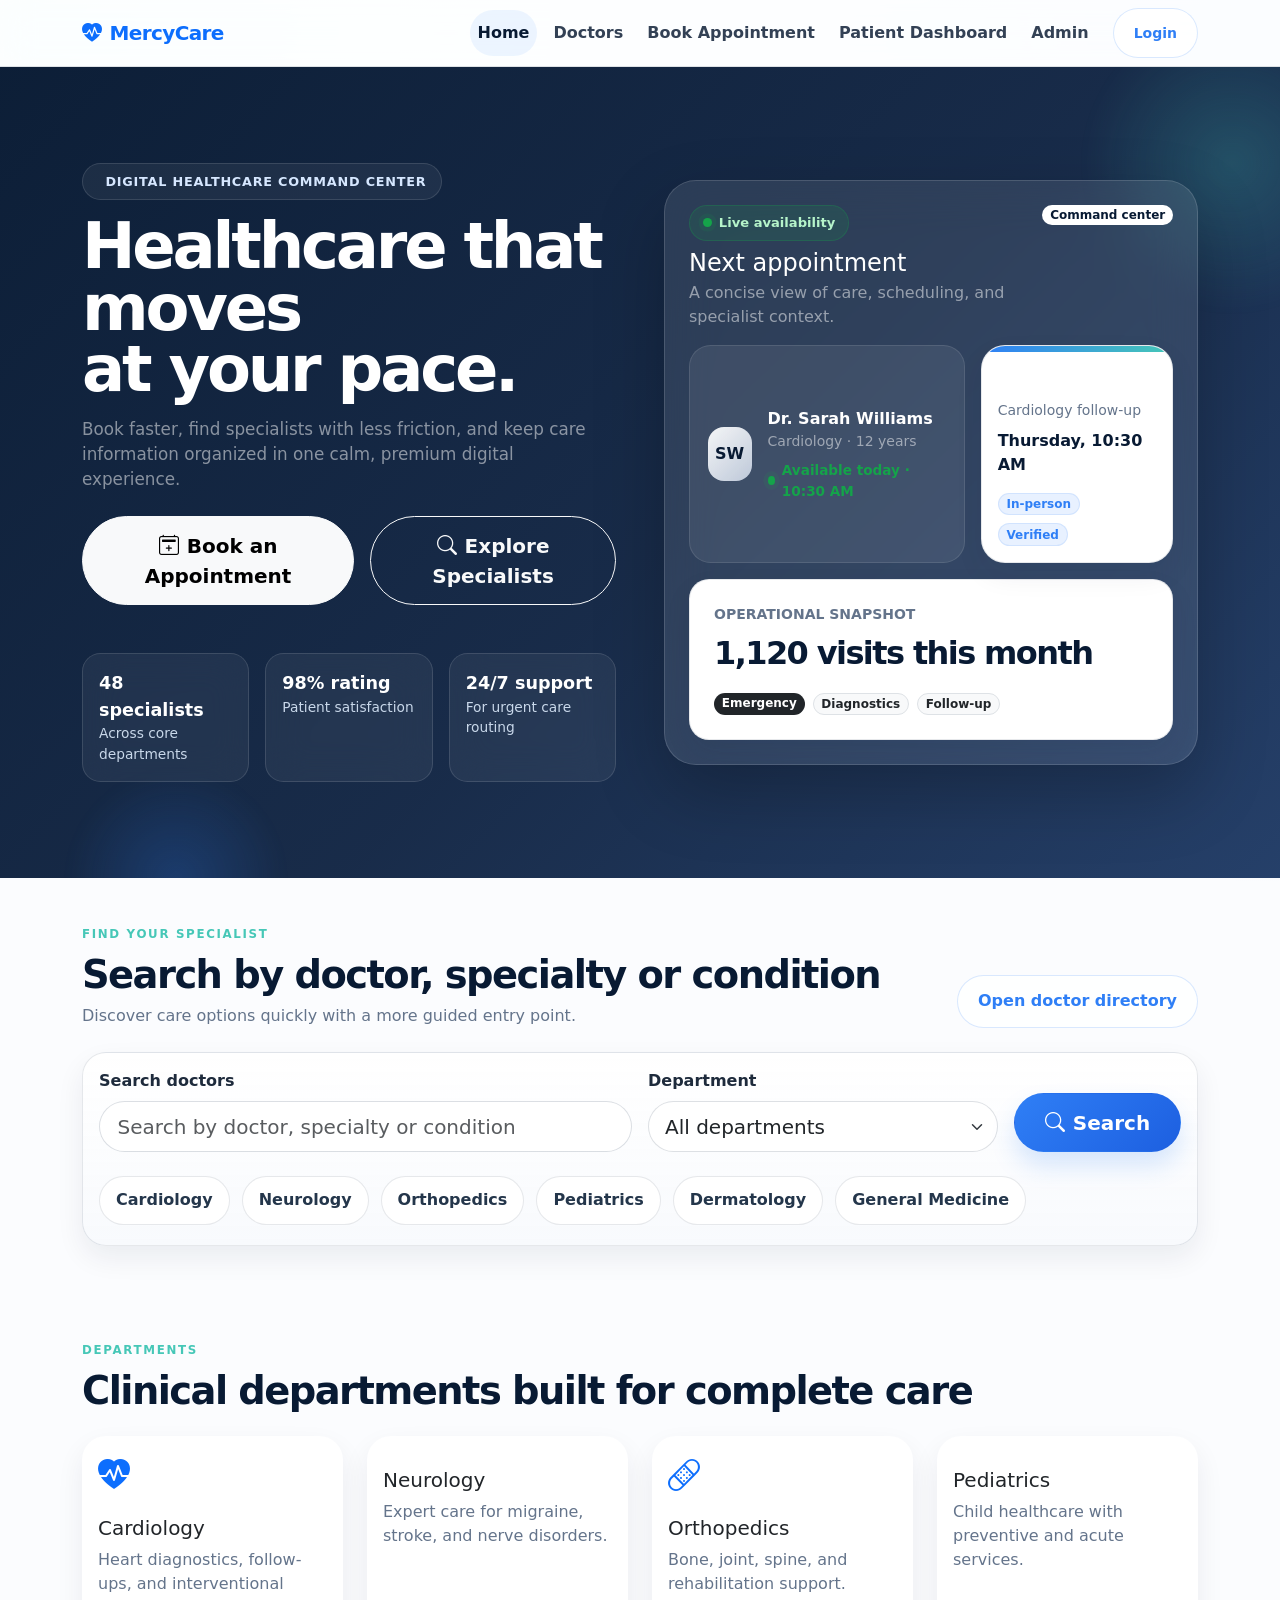
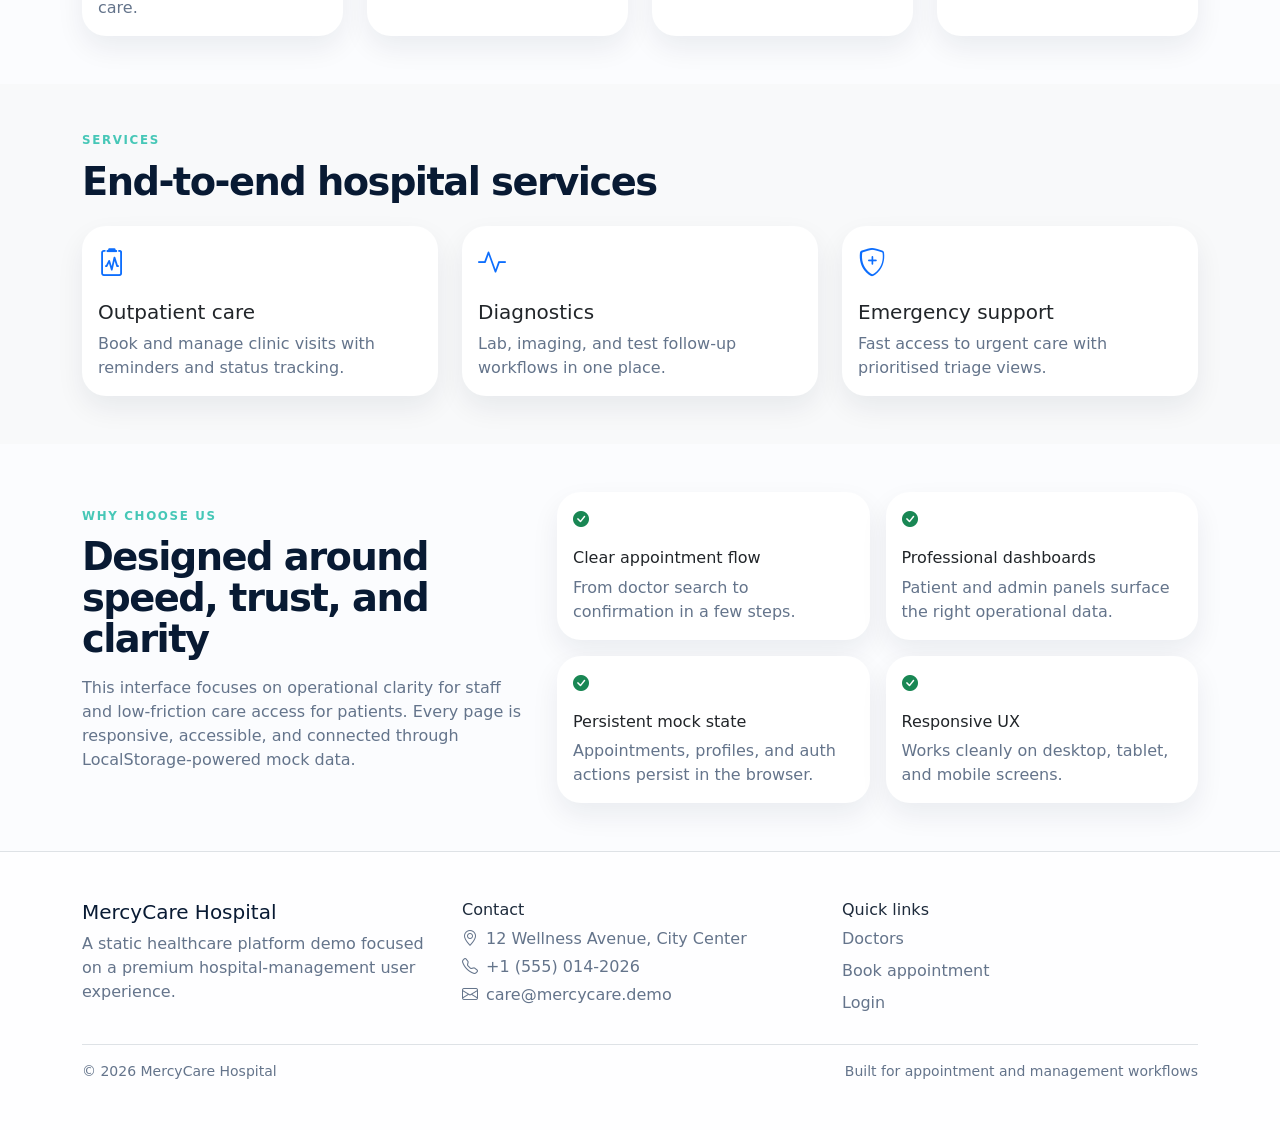
<file: index.html>
<!DOCTYPE html>
<html lang="en">
<head>
  <meta charset="UTF-8" />
  <meta name="viewport" content="width=device-width, initial-scale=1.0" />
  <title>MercyCare Hospital | Home</title>
  <link href="https://cdn.jsdelivr.net/npm/bootstrap@5.3.3/dist/css/bootstrap.min.css" rel="stylesheet">
  <link href="https://cdn.jsdelivr.net/npm/bootstrap-icons@1.11.3/font/bootstrap-icons.min.css" rel="stylesheet">
  <link href="css/style.css" rel="stylesheet">
</head>
<body data-page="home">
  <nav class="navbar navbar-expand-lg navbar-light border-bottom sticky-top">
    <div class="container">
      <a class="navbar-brand fw-bold text-primary" href="index.html"><i class="bi bi-heart-pulse-fill me-2"></i>MercyCare</a>
      <button class="navbar-toggler" type="button" data-bs-toggle="collapse" data-bs-target="#mainNav">
        <span class="navbar-toggler-icon"></span>
      </button>
      <div class="collapse navbar-collapse" id="mainNav">
        <ul class="navbar-nav ms-auto align-items-lg-center gap-lg-2">
          <li class="nav-item"><a class="nav-link active" href="index.html">Home</a></li>
          <li class="nav-item"><a class="nav-link" href="doctors.html">Doctors</a></li>
          <li class="nav-item"><a class="nav-link" href="appointment.html">Book Appointment</a></li>
          <li class="nav-item"><a class="nav-link" href="patient-dashboard.html">Patient Dashboard</a></li>
          <li class="nav-item"><a class="nav-link" href="admin-dashboard.html">Admin</a></li>
          <li class="nav-item ms-lg-2"><a class="btn btn-outline-primary btn-sm" href="login.html">Login</a></li>
        </ul>
      </div>
    </div>
  </nav>

  <main>
    <section class="hero-shell py-5">
      <div class="container py-3 py-lg-5">
        <div class="row align-items-center g-4 g-xl-5">
          <div class="col-lg-6 hero-copy">
            <span class="hero-kicker"><i class="bi bi-sparkles"></i> Digital healthcare command center</span>
            <h1 class="hero-title">Healthcare that moves<br>at your pace.</h1>
            <p class="section-desc text-white-50 mb-4">
              Book faster, find specialists with less friction, and keep care information organized in one calm,
              premium digital experience.
            </p>
            <div class="hero-action-row d-flex flex-column flex-sm-row gap-3">
              <a class="btn btn-light btn-lg" href="appointment.html"><i class="bi bi-calendar2-plus me-2"></i>Book an Appointment</a>
              <a class="btn btn-outline-light btn-lg" href="doctors.html"><i class="bi bi-search me-2"></i>Explore Specialists</a>
            </div>
            <div class="hero-metrics mt-4 mt-lg-5">
              <div class="metric-tile">
                <div class="value">48 specialists</div>
                <div class="label">Across core departments</div>
              </div>
              <div class="metric-tile">
                <div class="value">98% rating</div>
                <div class="label">Patient satisfaction</div>
              </div>
              <div class="metric-tile">
                <div class="value">24/7 support</div>
                <div class="label">For urgent care routing</div>
              </div>
            </div>
          </div>
          <div class="col-lg-6 hero-visual">
            <div class="glass-panel p-3 p-md-4 page-fade">
              <div class="d-flex justify-content-between align-items-start mb-3">
                <div>
                  <div class="availability-pill mb-2"><span class="status-dot"></span> Live availability</div>
                  <h2 class="h4 mb-1 text-white">Next appointment</h2>
                  <p class="text-white-50 mb-0">A concise view of care, scheduling, and specialist context.</p>
                </div>
                <span class="badge rounded-pill bg-white text-navy">Command center</span>
              </div>
              <div class="row g-3">
                <div class="col-md-7">
                  <div class="doctor-slate h-100">
                    <div class="avatar">SW</div>
                    <div class="flex-grow-1">
                      <div class="fw-bold text-white">Dr. Sarah Williams</div>
                      <div class="text-white-50 small">Cardiology · 12 years</div>
                      <div class="signal mt-2"><span class="dot"></span> Available today · 10:30 AM</div>
                    </div>
                  </div>
                </div>
                <div class="col-md-5">
                  <div class="command-card h-100">
                    <div class="accent-bar"></div>
                    <div class="p-3">
                      <div class="card-title mb-2">Appointment card</div>
                      <div class="small text-muted">Cardiology follow-up</div>
                      <div class="fw-bold text-navy mt-2">Thursday, 10:30 AM</div>
                      <div class="mt-3 d-flex flex-wrap gap-2">
                        <span class="badge rounded-pill badge-soft">In-person</span>
                        <span class="badge rounded-pill badge-soft">Verified</span>
                      </div>
                    </div>
                  </div>
                </div>
                <div class="col-12">
                  <div class="metric-card p-3 p-md-4">
                    <div class="d-flex flex-wrap justify-content-between gap-3 align-items-center">
                      <div>
                        <div class="small text-muted text-uppercase fw-bold">Operational snapshot</div>
                        <div class="value mt-1">1,120 visits this month</div>
                      </div>
                      <div class="d-flex flex-wrap gap-2">
                        <span class="badge rounded-pill text-bg-dark">Emergency</span>
                        <span class="badge rounded-pill text-bg-light text-dark border">Diagnostics</span>
                        <span class="badge rounded-pill text-bg-light text-dark border">Follow-up</span>
                      </div>
                    </div>
                  </div>
                </div>
              </div>
            </div>
          </div>
        </div>
      </div>
    </section>

    <section class="py-4 py-lg-5">
      <div class="container">
        <div class="d-flex flex-column flex-lg-row justify-content-between align-items-lg-end gap-3 mb-4">
          <div>
            <p class="section-kicker">Find your specialist</p>
            <h2 class="section-title mb-2">Search by doctor, specialty or condition</h2>
            <p class="section-desc mb-0">Discover care options quickly with a more guided entry point.</p>
          </div>
          <a href="doctors.html" class="btn btn-outline-primary">Open doctor directory</a>
        </div>
        <div class="search-band">
          <form class="row g-3 align-items-end" action="doctors.html" method="get">
            <div class="col-lg-6">
              <label class="form-label fw-semibold">Search doctors</label>
              <input type="search" name="q" class="form-control form-control-lg" placeholder="Search by doctor, specialty or condition">
            </div>
            <div class="col-lg-4">
              <label class="form-label fw-semibold">Department</label>
              <select name="department" class="form-select form-select-lg">
                <option value="">All departments</option>
                <option>Cardiology</option>
                <option>Neurology</option>
                <option>Orthopedics</option>
                <option>Pediatrics</option>
                <option>Radiology</option>
                <option>Dermatology</option>
                <option>Internal Medicine</option>
                <option>ENT</option>
              </select>
            </div>
            <div class="col-lg-2 d-grid">
              <button class="btn btn-primary btn-lg" type="submit"><i class="bi bi-search me-2"></i>Search</button>
            </div>
          </form>
          <div class="scroll-chips mt-4 pb-1">
            <a class="specialty-chip" href="doctors.html?department=Cardiology">Cardiology</a>
            <a class="specialty-chip" href="doctors.html?department=Neurology">Neurology</a>
            <a class="specialty-chip" href="doctors.html?department=Orthopedics">Orthopedics</a>
            <a class="specialty-chip" href="doctors.html?department=Pediatrics">Pediatrics</a>
            <a class="specialty-chip" href="doctors.html?department=Dermatology">Dermatology</a>
            <a class="specialty-chip" href="doctors.html?department=Internal Medicine">General Medicine</a>
          </div>
        </div>
      </div>
    </section>

    <section class="py-5">
      <div class="container">
        <div class="section-heading mb-4">
          <p class="section-kicker">Departments</p>
          <h2 class="section-title">Clinical departments built for complete care</h2>
        </div>
        <div class="row g-4">
          <div class="col-sm-6 col-lg-3"><div class="feature-card card h-100 border-0"><div class="card-body"><i class="bi bi-heart-pulse-fill text-primary fs-2"></i><h3 class="h5 mt-3">Cardiology</h3><p class="text-muted mb-0">Heart diagnostics, follow-ups, and interventional care.</p></div></div></div>
          <div class="col-sm-6 col-lg-3"><div class="feature-card card h-100 border-0"><div class="card-body"><i class="bi bi-brain text-primary fs-2"></i><h3 class="h5 mt-3">Neurology</h3><p class="text-muted mb-0">Expert care for migraine, stroke, and nerve disorders.</p></div></div></div>
          <div class="col-sm-6 col-lg-3"><div class="feature-card card h-100 border-0"><div class="card-body"><i class="bi bi-bandaid text-primary fs-2"></i><h3 class="h5 mt-3">Orthopedics</h3><p class="text-muted mb-0">Bone, joint, spine, and rehabilitation support.</p></div></div></div>
          <div class="col-sm-6 col-lg-3"><div class="feature-card card h-100 border-0"><div class="card-body"><i class="bi bi-baby text-primary fs-2"></i><h3 class="h5 mt-3">Pediatrics</h3><p class="text-muted mb-0">Child healthcare with preventive and acute services.</p></div></div></div>
        </div>
      </div>
    </section>

    <section class="py-5 bg-light">
      <div class="container">
        <div class="section-heading mb-4">
          <p class="section-kicker">Services</p>
          <h2 class="section-title">End-to-end hospital services</h2>
        </div>
        <div class="row g-4">
          <div class="col-md-4"><div class="service-card card h-100 border-0"><div class="card-body"><i class="bi bi-clipboard2-pulse text-primary fs-3"></i><h3 class="h5 mt-3">Outpatient care</h3><p class="text-muted mb-0">Book and manage clinic visits with reminders and status tracking.</p></div></div></div>
          <div class="col-md-4"><div class="service-card card h-100 border-0"><div class="card-body"><i class="bi bi-activity text-primary fs-3"></i><h3 class="h5 mt-3">Diagnostics</h3><p class="text-muted mb-0">Lab, imaging, and test follow-up workflows in one place.</p></div></div></div>
          <div class="col-md-4"><div class="service-card card h-100 border-0"><div class="card-body"><i class="bi bi-shield-plus text-primary fs-3"></i><h3 class="h5 mt-3">Emergency support</h3><p class="text-muted mb-0">Fast access to urgent care with prioritised triage views.</p></div></div></div>
        </div>
      </div>
    </section>

    <section class="py-5">
      <div class="container">
        <div class="row align-items-center g-4">
          <div class="col-lg-5">
            <div class="section-heading mb-3">
              <p class="section-kicker">Why choose us</p>
              <h2 class="section-title">Designed around speed, trust, and clarity</h2>
            </div>
            <p class="section-desc">This interface focuses on operational clarity for staff and low-friction care access for patients. Every page is responsive, accessible, and connected through LocalStorage-powered mock data.</p>
          </div>
          <div class="col-lg-7">
            <div class="row g-3">
              <div class="col-md-6"><div class="check-card card border-0 h-100"><div class="card-body"><i class="bi bi-check-circle-fill text-success"></i><h3 class="h6 mt-3">Clear appointment flow</h3><p class="text-muted mb-0">From doctor search to confirmation in a few steps.</p></div></div></div>
              <div class="col-md-6"><div class="check-card card border-0 h-100"><div class="card-body"><i class="bi bi-check-circle-fill text-success"></i><h3 class="h6 mt-3">Professional dashboards</h3><p class="text-muted mb-0">Patient and admin panels surface the right operational data.</p></div></div></div>
              <div class="col-md-6"><div class="check-card card border-0 h-100"><div class="card-body"><i class="bi bi-check-circle-fill text-success"></i><h3 class="h6 mt-3">Persistent mock state</h3><p class="text-muted mb-0">Appointments, profiles, and auth actions persist in the browser.</p></div></div></div>
              <div class="col-md-6"><div class="check-card card border-0 h-100"><div class="card-body"><i class="bi bi-check-circle-fill text-success"></i><h3 class="h6 mt-3">Responsive UX</h3><p class="text-muted mb-0">Works cleanly on desktop, tablet, and mobile screens.</p></div></div></div>
            </div>
          </div>
        </div>
      </div>
    </section>
  </main>

  <footer class="footer py-5 border-top">
    <div class="container">
      <div class="row g-4">
        <div class="col-md-4">
          <h3 class="h5 text-navy">MercyCare Hospital</h3>
          <p class="text-muted">A static healthcare platform demo focused on a premium hospital-management user experience.</p>
        </div>
        <div class="col-md-4">
          <h4 class="h6">Contact</h4>
          <p class="text-muted mb-1"><i class="bi bi-geo-alt me-2"></i>12 Wellness Avenue, City Center</p>
          <p class="text-muted mb-1"><i class="bi bi-telephone me-2"></i>+1 (555) 014-2026</p>
          <p class="text-muted mb-0"><i class="bi bi-envelope me-2"></i>care@mercycare.demo</p>
        </div>
        <div class="col-md-4">
          <h4 class="h6">Quick links</h4>
          <div class="d-flex flex-column gap-2">
            <a href="doctors.html" class="text-decoration-none">Doctors</a>
            <a href="appointment.html" class="text-decoration-none">Book appointment</a>
            <a href="login.html" class="text-decoration-none">Login</a>
          </div>
        </div>
      </div>
      <div class="d-flex justify-content-between align-items-center mt-4 pt-3 border-top small text-muted">
        <span>© 2026 MercyCare Hospital</span>
        <span>Built for appointment and management workflows</span>
      </div>
    </div>
  </footer>

  <div class="toast-container position-fixed top-0 end-0 p-3" id="toastContainer"></div>
  <script src="https://cdn.jsdelivr.net/npm/bootstrap@5.3.3/dist/js/bootstrap.bundle.min.js"></script>
  <script src="js/main.js"></script>
  <script src="js/doctors.js"></script>
</body>
</html>
</file>
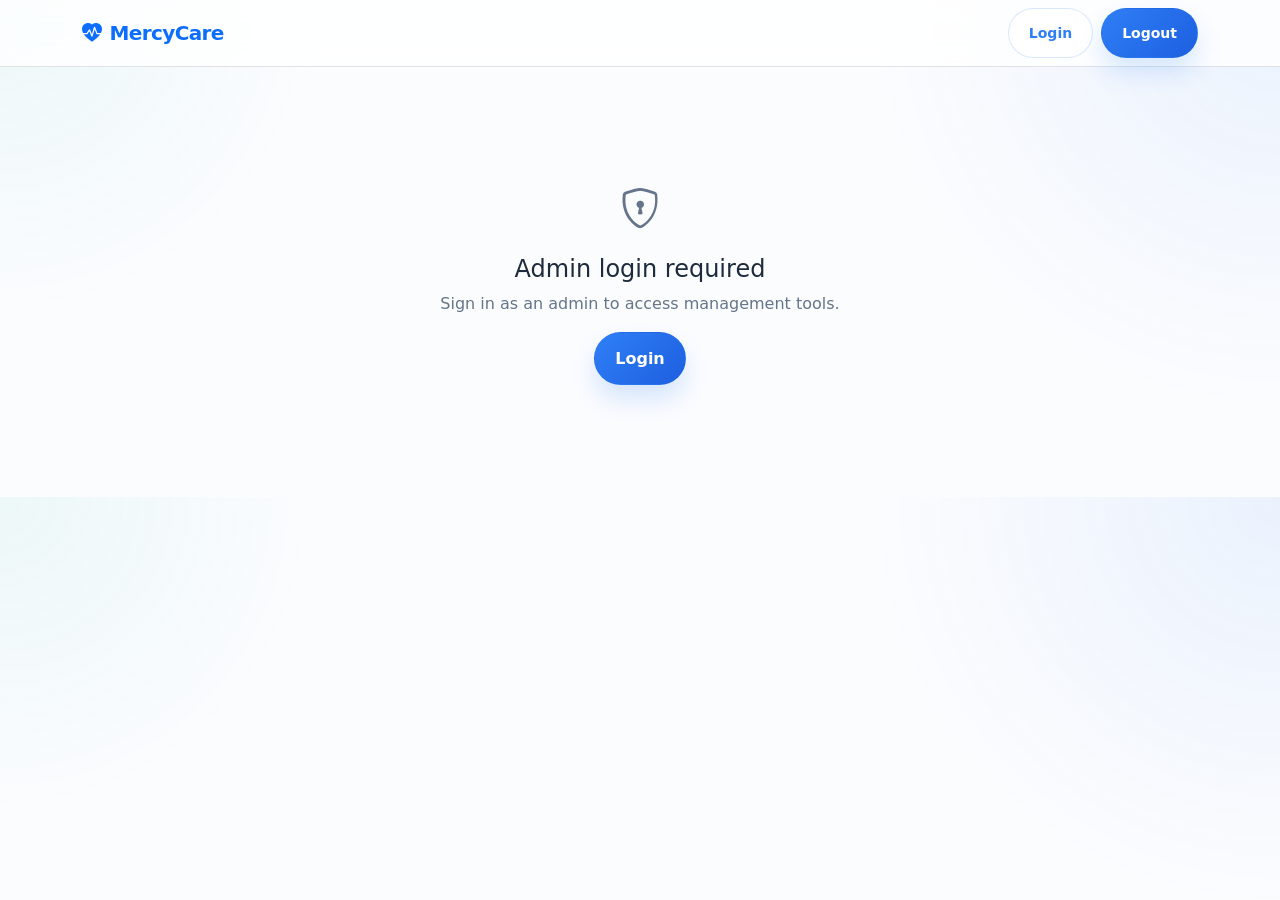
<file: admin-dashboard.html>
<!DOCTYPE html>
<html lang="en">
<head>
  <meta charset="UTF-8" />
  <meta name="viewport" content="width=device-width, initial-scale=1.0" />
  <title>MercyCare Hospital | Admin Dashboard</title>
  <link href="https://cdn.jsdelivr.net/npm/bootstrap@5.3.3/dist/css/bootstrap.min.css" rel="stylesheet">
  <link href="https://cdn.jsdelivr.net/npm/bootstrap-icons@1.11.3/font/bootstrap-icons.min.css" rel="stylesheet">
  <link href="css/style.css" rel="stylesheet">
</head>
<body data-page="admin-dashboard">
  <nav class="navbar navbar-expand-lg navbar-light border-bottom sticky-top">
    <div class="container">
      <a class="navbar-brand fw-bold text-primary" href="index.html"><i class="bi bi-heart-pulse-fill me-2"></i>MercyCare</a>
      <div class="ms-auto d-flex gap-2">
        <a class="btn btn-outline-primary btn-sm" href="login.html">Login</a>
        <button class="btn btn-primary btn-sm" id="logoutBtn" type="button">Logout</button>
      </div>
    </div>
  </nav>
  <main class="py-5">
    <div class="container" id="adminDashboardRoot"></div>
  </main>
  <div class="toast-container position-fixed top-0 end-0 p-3" id="toastContainer"></div>
  <script src="https://cdn.jsdelivr.net/npm/bootstrap@5.3.3/dist/js/bootstrap.bundle.min.js"></script>
  <script src="js/main.js"></script>
  <script src="js/appointments.js"></script>
</body>
</html>
</file>
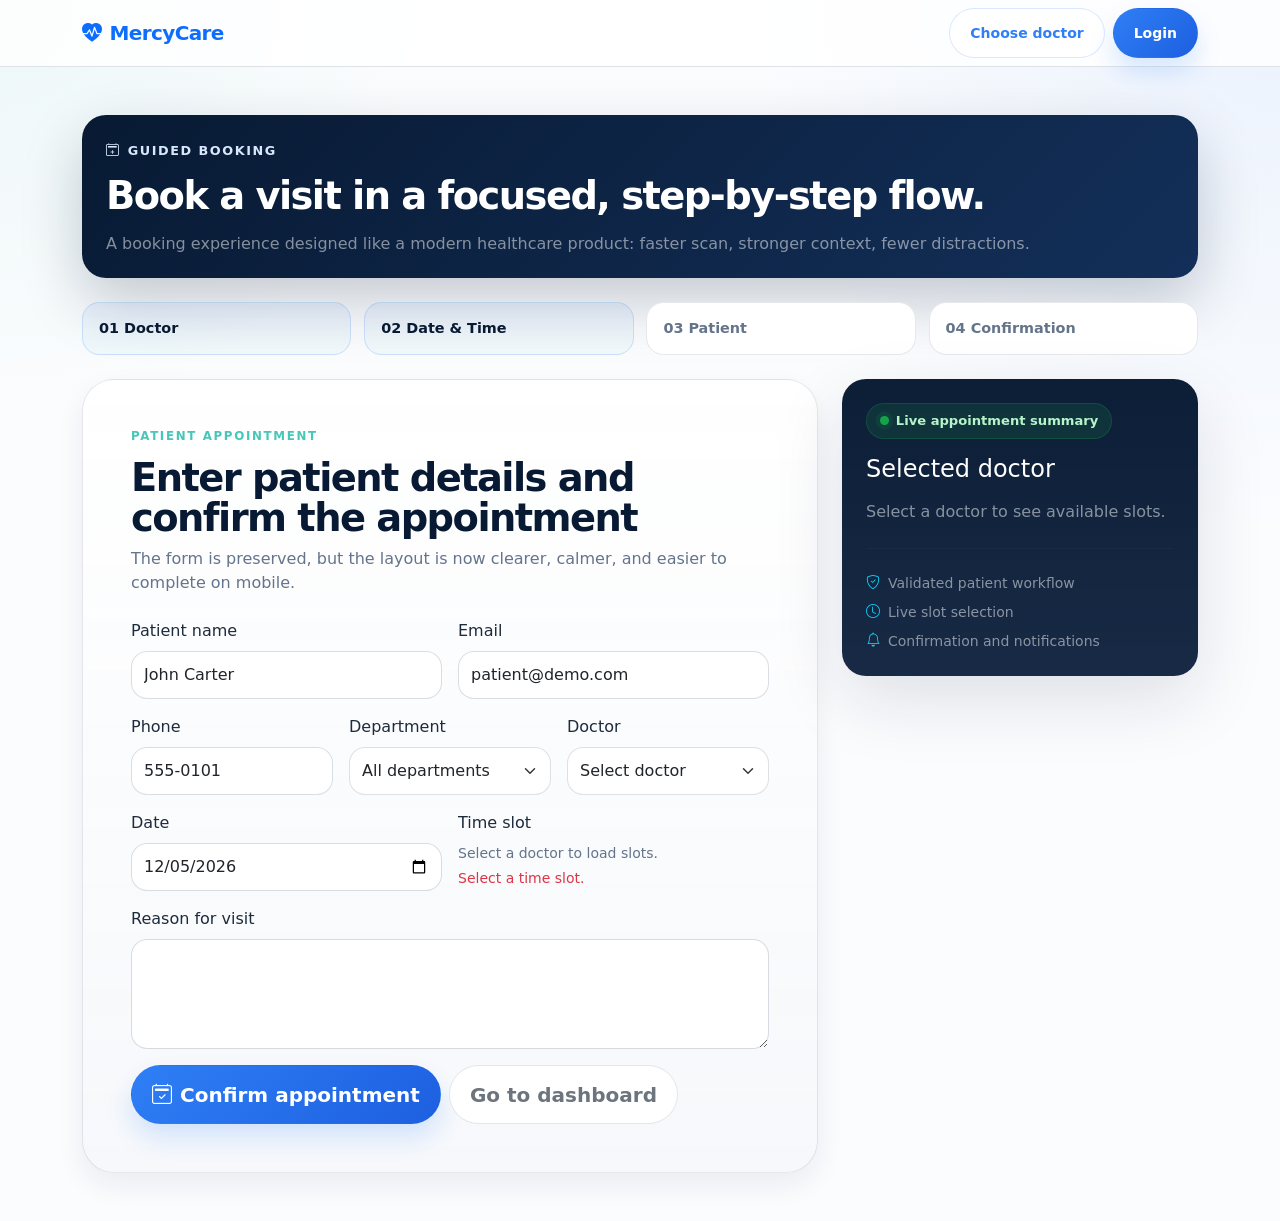
<file: appointment.html>
<!DOCTYPE html>
<html lang="en">
<head>
  <meta charset="UTF-8" />
  <meta name="viewport" content="width=device-width, initial-scale=1.0" />
  <title>MercyCare Hospital | Appointment Booking</title>
  <link href="https://cdn.jsdelivr.net/npm/bootstrap@5.3.3/dist/css/bootstrap.min.css" rel="stylesheet">
  <link href="https://cdn.jsdelivr.net/npm/bootstrap-icons@1.11.3/font/bootstrap-icons.min.css" rel="stylesheet">
  <link href="css/style.css" rel="stylesheet">
</head>
<body data-page="appointment">
  <nav class="navbar navbar-expand-lg navbar-light border-bottom sticky-top">
    <div class="container">
      <a class="navbar-brand fw-bold text-primary" href="index.html"><i class="bi bi-heart-pulse-fill me-2"></i>MercyCare</a>
      <div class="ms-auto d-flex gap-2">
        <a class="btn btn-outline-primary btn-sm" href="doctors.html">Choose doctor</a>
        <a class="btn btn-primary btn-sm" href="login.html">Login</a>
      </div>
    </div>
  </nav>

  <main class="py-5">
    <div class="container">
      <div class="dashboard-hero mb-4">
        <div class="eyebrow mb-3"><i class="bi bi-calendar2-plus"></i> Guided booking</div>
        <h1 class="mb-3">Book a visit in a focused, step-by-step flow.</h1>
        <p class="text-white-50 mb-0">A booking experience designed like a modern healthcare product: faster scan, stronger context, fewer distractions.</p>
      </div>

      <div class="booking-stepper mb-4">
        <div class="step-pill active">01 Doctor</div>
        <div class="step-pill active">02 Date &amp; Time</div>
        <div class="step-pill">03 Patient</div>
        <div class="step-pill">04 Confirmation</div>
      </div>

      <div class="row g-4">
        <div class="col-lg-4 order-lg-2">
          <div class="summary-card p-4 p-lg-4">
            <div class="availability-pill mb-3"><span class="status-dot"></span> Live appointment summary</div>
            <h2 class="h4 mb-3 text-white">Selected doctor</h2>
            <div id="bookingSummary" class="text-white-50">
              Select a doctor to see available slots.
            </div>
            <hr class="border-white border-opacity-10 my-4">
            <div class="small text-white-50">
              <div class="mb-2"><i class="bi bi-shield-check me-2 text-info"></i>Validated patient workflow</div>
              <div class="mb-2"><i class="bi bi-clock me-2 text-info"></i>Live slot selection</div>
              <div><i class="bi bi-bell me-2 text-info"></i>Confirmation and notifications</div>
            </div>
          </div>
        </div>
        <div class="col-lg-8 order-lg-1">
          <div class="booking-shell p-4 p-md-5">
            <div class="d-flex flex-column flex-lg-row justify-content-between align-items-lg-end gap-3 mb-4">
              <div>
                <p class="section-kicker">Patient appointment</p>
                <h2 class="section-title mb-2">Enter patient details and confirm the appointment</h2>
                <p class="section-desc mb-0">The form is preserved, but the layout is now clearer, calmer, and easier to complete on mobile.</p>
              </div>
            </div>
            <form id="appointmentForm" class="needs-validation" novalidate>
              <div class="row g-3">
                <div class="col-md-6">
                  <label class="form-label">Patient name</label>
                  <input id="patientName" class="form-control" required>
                  <div class="invalid-feedback">Patient name is required.</div>
                </div>
                <div class="col-md-6">
                  <label class="form-label">Email</label>
                  <input id="patientEmail" type="email" class="form-control" required>
                  <div class="invalid-feedback">Enter a valid email.</div>
                </div>
                <div class="col-md-4">
                  <label class="form-label">Phone</label>
                  <input id="patientPhone" type="tel" class="form-control" required>
                  <div class="invalid-feedback">Phone is required.</div>
                </div>
                <div class="col-md-4">
                  <label class="form-label">Department</label>
                  <select id="departmentSelect" class="form-select" required></select>
                  <div class="invalid-feedback">Choose a department.</div>
                </div>
                <div class="col-md-4">
                  <label class="form-label">Doctor</label>
                  <select id="doctorSelect" class="form-select" required></select>
                  <div class="invalid-feedback">Choose a doctor.</div>
                </div>
                <div class="col-md-6">
                  <label class="form-label">Date</label>
                  <input id="appointmentDate" type="date" class="form-control" required>
                  <div class="invalid-feedback">Select a valid date.</div>
                </div>
                <div class="col-md-6">
                  <label class="form-label d-block">Time slot</label>
                  <div id="slotContainer" class="d-flex flex-wrap gap-2"></div>
                  <input type="hidden" id="selectedTime" required>
                  <div class="invalid-feedback d-block">Select a time slot.</div>
                </div>
                <div class="col-12">
                  <label class="form-label">Reason for visit</label>
                  <textarea id="visitReason" class="form-control" rows="4" required></textarea>
                  <div class="invalid-feedback">Please provide a reason.</div>
                </div>
                <div class="col-12 d-flex flex-column flex-sm-row gap-2">
                  <button class="btn btn-primary btn-lg" type="submit"><i class="bi bi-calendar2-check me-2"></i>Confirm appointment</button>
                  <a class="btn btn-outline-secondary btn-lg" href="patient-dashboard.html">Go to dashboard</a>
                </div>
              </div>
            </form>
          </div>
        </div>
      </div>
    </div>
  </main>

  <div class="modal fade" id="confirmationModal" tabindex="-1" aria-hidden="true">
    <div class="modal-dialog modal-dialog-centered">
      <div class="modal-content border-0">
        <div class="modal-header border-0">
          <h5 class="modal-title"><i class="bi bi-check-circle-fill text-success me-2"></i>Appointment confirmed</h5>
          <button type="button" class="btn-close" data-bs-dismiss="modal"></button>
        </div>
        <div class="modal-body" id="confirmationBody"></div>
        <div class="modal-footer border-0">
          <button type="button" class="btn btn-outline-secondary" data-bs-dismiss="modal">Close</button>
          <a href="patient-dashboard.html" class="btn btn-primary">View dashboard</a>
        </div>
      </div>
    </div>
  </div>

  <div class="toast-container position-fixed top-0 end-0 p-3" id="toastContainer"></div>
  <script src="https://cdn.jsdelivr.net/npm/bootstrap@5.3.3/dist/js/bootstrap.bundle.min.js"></script>
  <script src="js/main.js"></script>
  <script src="js/appointments.js"></script>
</body>
</html>
</file>
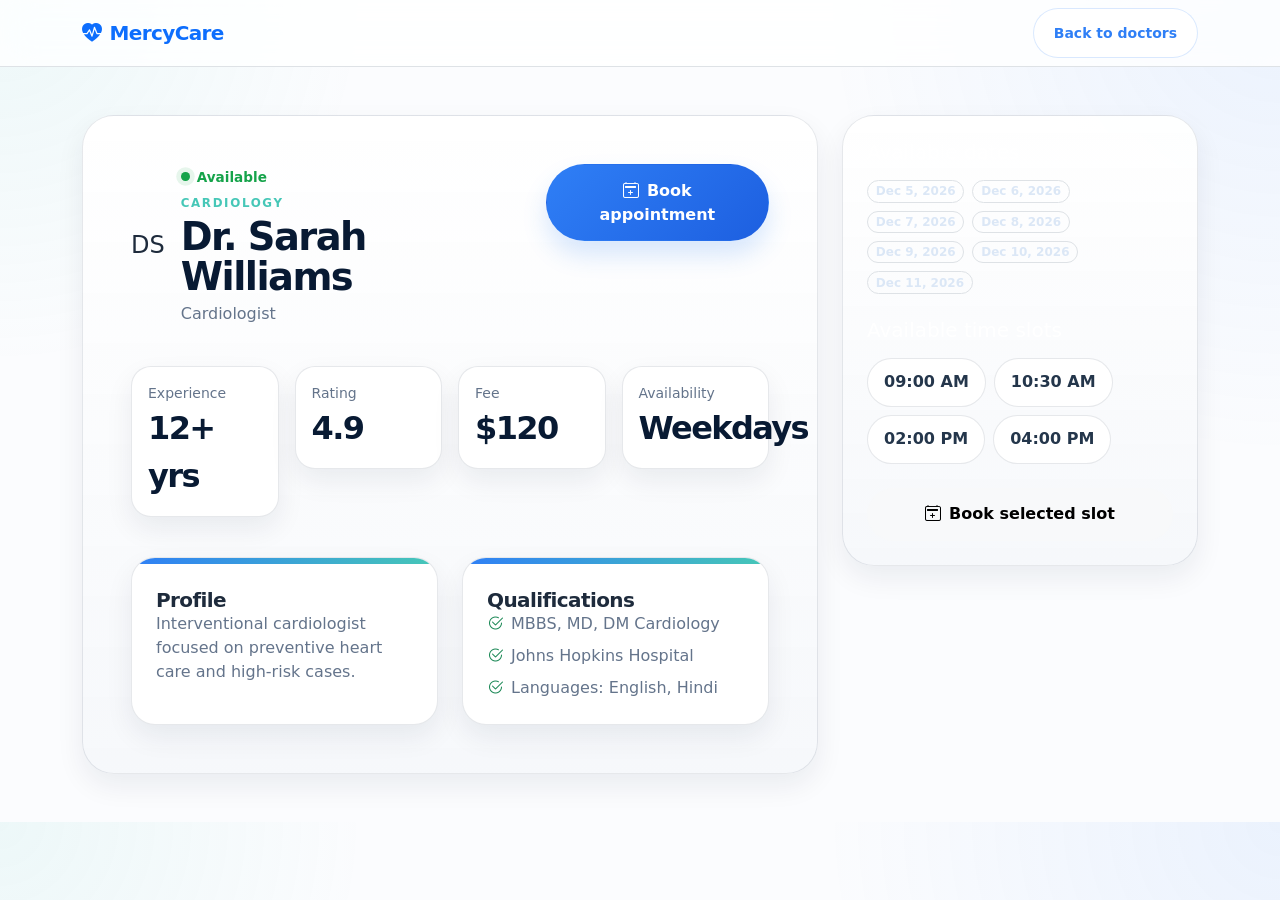
<file: doctor-profile.html>
<!DOCTYPE html>
<html lang="en">
<head>
  <meta charset="UTF-8" />
  <meta name="viewport" content="width=device-width, initial-scale=1.0" />
  <title>MercyCare Hospital | Doctor Profile</title>
  <link href="https://cdn.jsdelivr.net/npm/bootstrap@5.3.3/dist/css/bootstrap.min.css" rel="stylesheet">
  <link href="https://cdn.jsdelivr.net/npm/bootstrap-icons@1.11.3/font/bootstrap-icons.min.css" rel="stylesheet">
  <link href="css/style.css" rel="stylesheet">
</head>
<body data-page="doctor-profile">
  <nav class="navbar navbar-expand-lg navbar-light border-bottom sticky-top">
    <div class="container">
      <a class="navbar-brand fw-bold text-primary" href="index.html"><i class="bi bi-heart-pulse-fill me-2"></i>MercyCare</a>
      <div class="ms-auto"><a class="btn btn-outline-primary btn-sm" href="doctors.html">Back to doctors</a></div>
    </div>
  </nav>
  <main class="py-5">
    <div class="container" id="doctorProfileRoot">
      <div class="loading-state py-5 text-center">
        <div class="spinner-border text-primary"></div>
        <p class="mt-3 text-muted">Loading doctor profile...</p>
      </div>
    </div>
  </main>
  <div class="toast-container position-fixed top-0 end-0 p-3" id="toastContainer"></div>
  <script src="https://cdn.jsdelivr.net/npm/bootstrap@5.3.3/dist/js/bootstrap.bundle.min.js"></script>
  <script src="js/main.js"></script>
  <script src="js/doctors.js"></script>
</body>
</html>
</file>
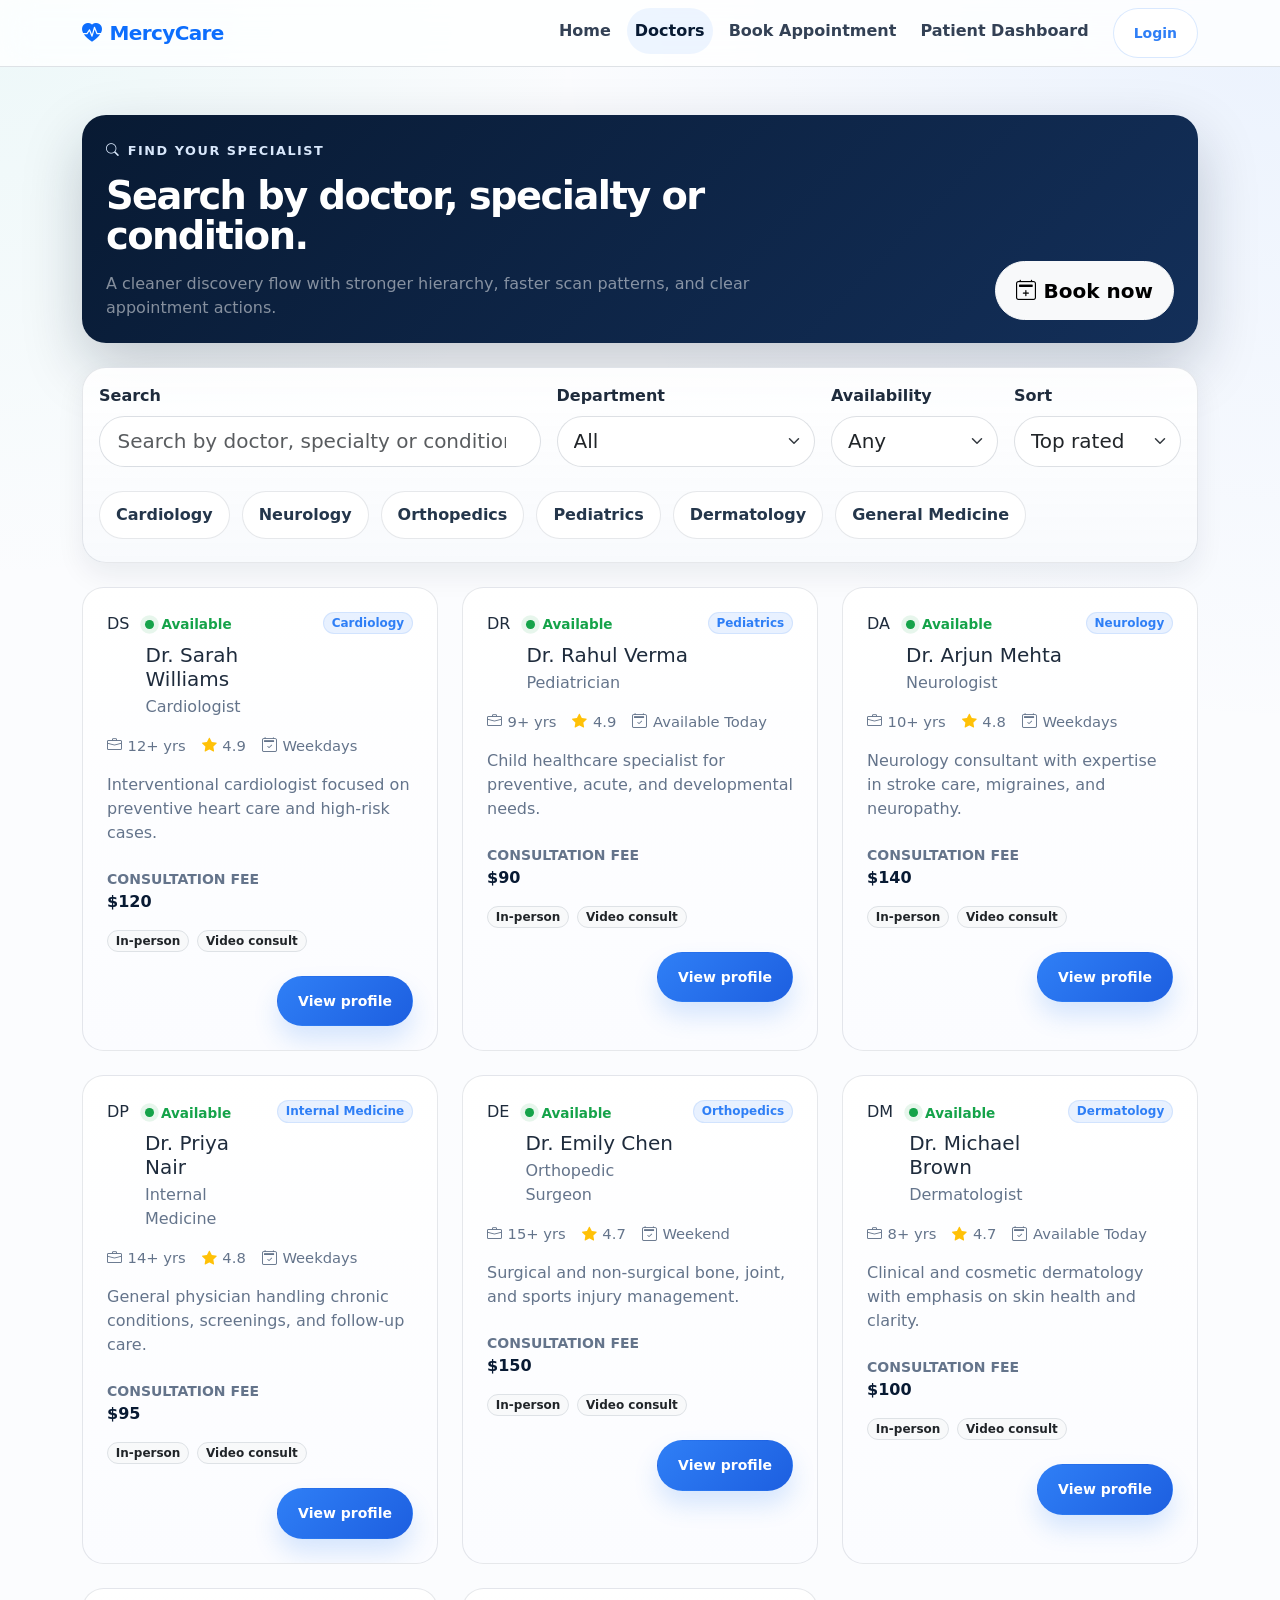
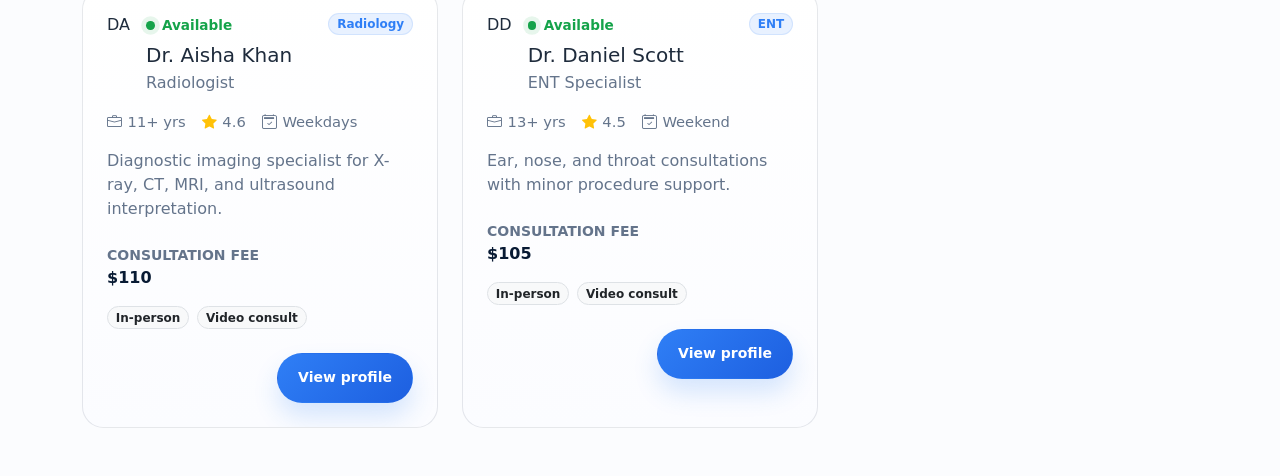
<file: doctors.html>
<!DOCTYPE html>
<html lang="en">
<head>
  <meta charset="UTF-8" />
  <meta name="viewport" content="width=device-width, initial-scale=1.0" />
  <title>MercyCare Hospital | Doctors</title>
  <link href="https://cdn.jsdelivr.net/npm/bootstrap@5.3.3/dist/css/bootstrap.min.css" rel="stylesheet">
  <link href="https://cdn.jsdelivr.net/npm/bootstrap-icons@1.11.3/font/bootstrap-icons.min.css" rel="stylesheet">
  <link href="css/style.css" rel="stylesheet">
</head>
<body data-page="doctors">
  <nav class="navbar navbar-expand-lg navbar-light border-bottom sticky-top">
    <div class="container">
      <a class="navbar-brand fw-bold text-primary" href="index.html"><i class="bi bi-heart-pulse-fill me-2"></i>MercyCare</a>
      <button class="navbar-toggler" type="button" data-bs-toggle="collapse" data-bs-target="#mainNav">
        <span class="navbar-toggler-icon"></span>
      </button>
      <div class="collapse navbar-collapse" id="mainNav">
        <ul class="navbar-nav ms-auto gap-lg-2">
          <li class="nav-item"><a class="nav-link" href="index.html">Home</a></li>
          <li class="nav-item"><a class="nav-link active" href="doctors.html">Doctors</a></li>
          <li class="nav-item"><a class="nav-link" href="appointment.html">Book Appointment</a></li>
          <li class="nav-item"><a class="nav-link" href="patient-dashboard.html">Patient Dashboard</a></li>
          <li class="nav-item"><a class="btn btn-outline-primary btn-sm ms-lg-2" href="login.html">Login</a></li>
        </ul>
      </div>
    </div>
  </nav>

  <main class="py-5">
    <div class="container">
      <div class="dashboard-hero mb-4">
        <div class="eyebrow mb-3"><i class="bi bi-search"></i> Find your specialist</div>
        <div class="row align-items-end g-3">
          <div class="col-lg-8">
            <h1 class="mb-3">Search by doctor, specialty or condition.</h1>
            <p class="text-white-50 mb-0">A cleaner discovery flow with stronger hierarchy, faster scan patterns, and clear appointment actions.</p>
          </div>
          <div class="col-lg-4 text-lg-end">
            <a href="appointment.html" class="btn btn-light btn-lg"><i class="bi bi-calendar2-plus me-2"></i>Book now</a>
          </div>
        </div>
      </div>

      <div class="search-band mb-4">
        <div class="row g-3 align-items-end">
          <div class="col-lg-5">
            <label class="form-label fw-semibold">Search</label>
            <input id="doctorSearch" type="search" class="form-control form-control-lg" placeholder="Search by doctor, specialty or condition">
          </div>
          <div class="col-lg-3">
            <label class="form-label fw-semibold">Department</label>
            <select id="departmentFilter" class="form-select form-select-lg">
              <option value="">All</option>
              <option>Cardiology</option>
              <option>Neurology</option>
              <option>Orthopedics</option>
              <option>Pediatrics</option>
              <option>Radiology</option>
              <option>Dermatology</option>
              <option>Internal Medicine</option>
              <option>ENT</option>
            </select>
          </div>
          <div class="col-lg-2">
            <label class="form-label fw-semibold">Availability</label>
            <select id="availabilityFilter" class="form-select form-select-lg">
              <option value="">Any</option>
              <option>Available Today</option>
              <option>Weekdays</option>
              <option>Weekend</option>
            </select>
          </div>
          <div class="col-lg-2">
            <label class="form-label fw-semibold">Sort</label>
            <select id="sortFilter" class="form-select form-select-lg">
              <option value="rating">Top rated</option>
              <option value="experience">Most experienced</option>
              <option value="name">Name</option>
            </select>
          </div>
        </div>
        <div class="scroll-chips mt-4">
          <a class="specialty-chip" href="doctors.html?department=Cardiology">Cardiology</a>
          <a class="specialty-chip" href="doctors.html?department=Neurology">Neurology</a>
          <a class="specialty-chip" href="doctors.html?department=Orthopedics">Orthopedics</a>
          <a class="specialty-chip" href="doctors.html?department=Pediatrics">Pediatrics</a>
          <a class="specialty-chip" href="doctors.html?department=Dermatology">Dermatology</a>
          <a class="specialty-chip" href="doctors.html?department=Internal Medicine">General Medicine</a>
        </div>
      </div>

      <div class="row g-4" id="doctorGrid"></div>
      <div class="empty-state d-none" id="doctorEmpty">
        <i class="bi bi-search fs-1 text-muted"></i>
        <h2 class="h5 mt-3">No doctors match the current filters.</h2>
        <p class="text-muted mb-0">Clear search terms or change department filters.</p>
      </div>
    </div>
  </main>

  <div class="toast-container position-fixed top-0 end-0 p-3" id="toastContainer"></div>
  <script src="https://cdn.jsdelivr.net/npm/bootstrap@5.3.3/dist/js/bootstrap.bundle.min.js"></script>
  <script src="js/main.js"></script>
  <script src="js/doctors.js"></script>
</body>
</html>
</file>
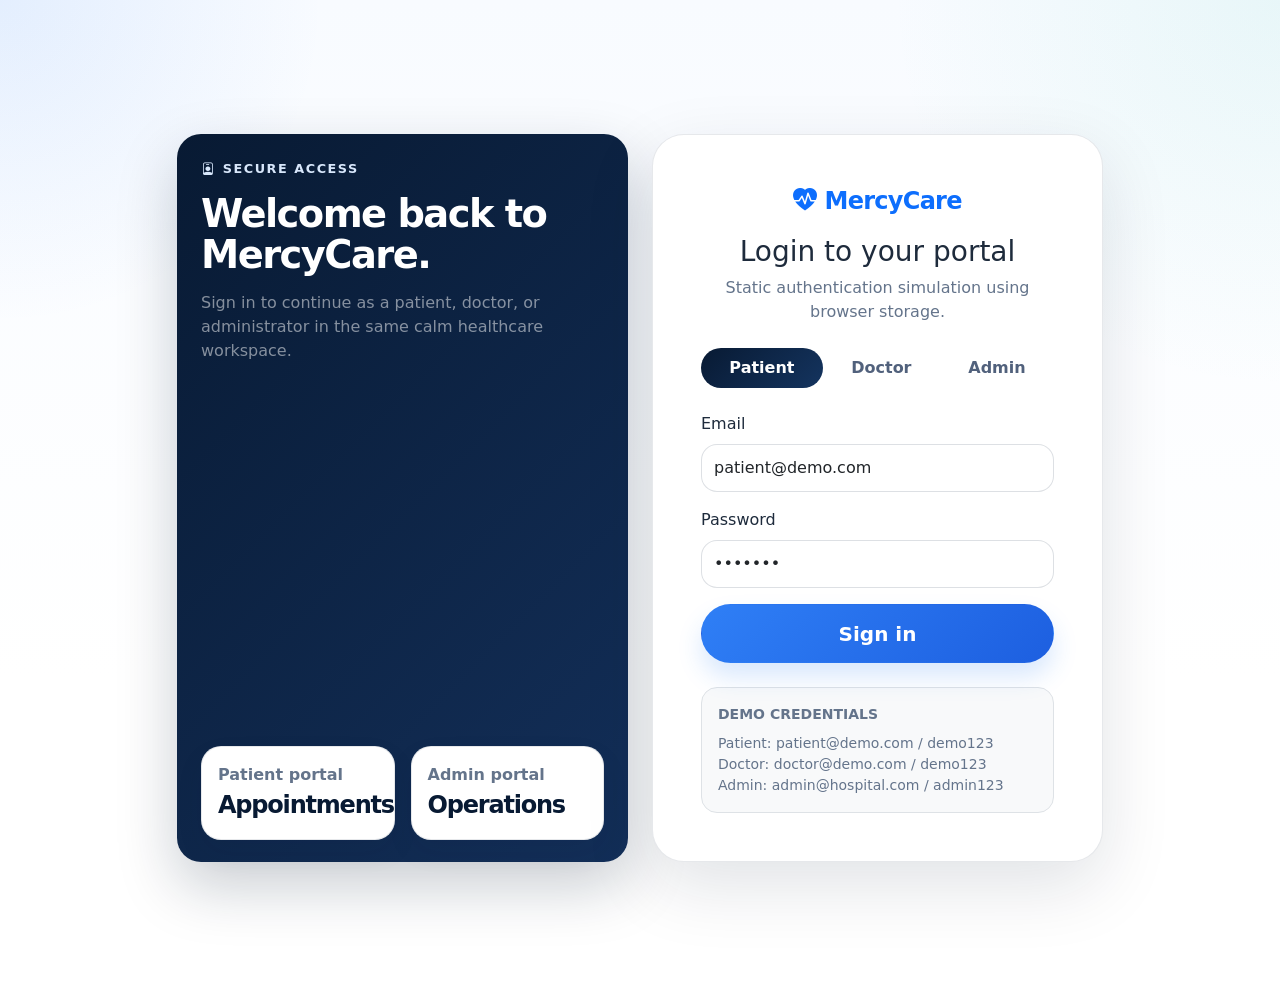
<file: login.html>
<!DOCTYPE html>
<html lang="en">
<head>
  <meta charset="UTF-8" />
  <meta name="viewport" content="width=device-width, initial-scale=1.0" />
  <title>MercyCare Hospital | Login</title>
  <link href="https://cdn.jsdelivr.net/npm/bootstrap@5.3.3/dist/css/bootstrap.min.css" rel="stylesheet">
  <link href="https://cdn.jsdelivr.net/npm/bootstrap-icons@1.11.3/font/bootstrap-icons.min.css" rel="stylesheet">
  <link href="css/style.css" rel="stylesheet">
</head>
<body data-page="login" class="auth-page">
  <main class="py-5">
    <div class="container">
      <div class="row justify-content-center align-items-center min-vh-100 py-4">
        <div class="col-lg-10">
          <div class="row g-4 align-items-stretch">
            <div class="col-lg-6">
              <div class="dashboard-hero h-100 d-flex flex-column justify-content-between">
                <div>
                  <div class="eyebrow mb-3"><i class="bi bi-person-badge"></i> Secure access</div>
                  <h1 class="mb-3">Welcome back to MercyCare.</h1>
                  <p class="text-white-50 mb-0">Sign in to continue as a patient, doctor, or administrator in the same calm healthcare workspace.</p>
                </div>
                <div class="row g-3 mt-4">
                  <div class="col-6"><div class="metric-card p-3"><div class="label">Patient portal</div><div class="value fs-4">Appointments</div></div></div>
                  <div class="col-6"><div class="metric-card p-3"><div class="label">Admin portal</div><div class="value fs-4">Operations</div></div></div>
                </div>
              </div>
            </div>
            <div class="col-lg-6">
              <div class="auth-panel p-4 p-md-5 h-100">
                <div class="text-center mb-4">
                  <a class="navbar-brand fw-bold text-primary fs-4 text-decoration-none" href="index.html"><i class="bi bi-heart-pulse-fill me-2"></i>MercyCare</a>
                  <h2 class="h3 mt-3 mb-2">Login to your portal</h2>
                  <p class="text-muted mb-0">Static authentication simulation using browser storage.</p>
                </div>
                <ul class="nav nav-pills nav-fill mb-4" id="loginTabs" role="tablist">
                  <li class="nav-item"><button class="nav-link active" data-role="patient" type="button">Patient</button></li>
                  <li class="nav-item"><button class="nav-link" data-role="doctor" type="button">Doctor</button></li>
                  <li class="nav-item"><button class="nav-link" data-role="admin" type="button">Admin</button></li>
                </ul>
                <form id="loginForm" novalidate>
                  <input type="hidden" id="loginRole" value="patient">
                  <div class="mb-3">
                    <label class="form-label">Email</label>
                    <input id="loginEmail" type="email" class="form-control" required>
                  </div>
                  <div class="mb-3">
                    <label class="form-label">Password</label>
                    <input id="loginPassword" type="password" class="form-control" required>
                  </div>
                  <button class="btn btn-primary w-100 btn-lg" type="submit">Sign in</button>
                </form>
                <div class="mt-4 p-3 rounded-4 bg-light border">
                  <div class="small text-uppercase fw-bold text-muted mb-2">Demo credentials</div>
                  <div class="small text-muted">Patient: patient@demo.com / demo123</div>
                  <div class="small text-muted">Doctor: doctor@demo.com / demo123</div>
                  <div class="small text-muted">Admin: admin@hospital.com / admin123</div>
                </div>
              </div>
            </div>
          </div>
        </div>
      </div>
    </div>
  </main>
  <div class="toast-container position-fixed top-0 end-0 p-3" id="toastContainer"></div>
  <script src="https://cdn.jsdelivr.net/npm/bootstrap@5.3.3/dist/js/bootstrap.bundle.min.js"></script>
  <script src="js/main.js"></script>
  <script src="js/appointments.js"></script>
  <script src="js/auth.js"></script>
</body>
</html>
</file>
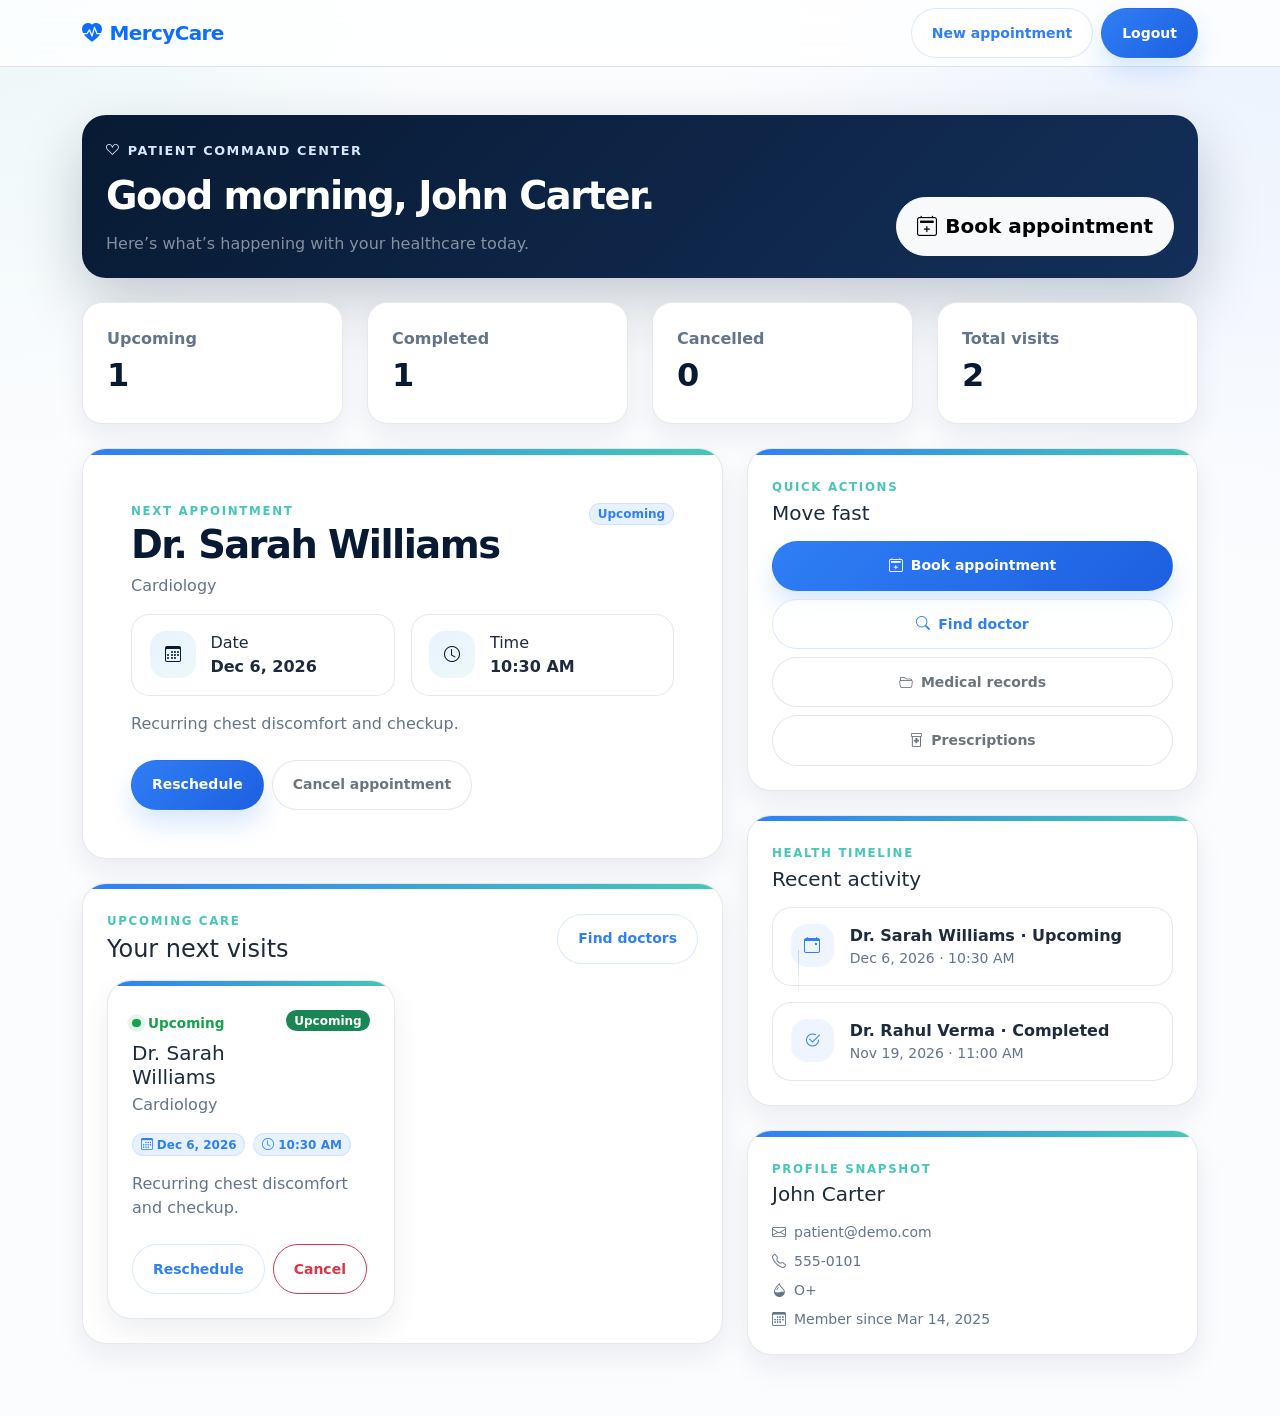
<file: patient-dashboard.html>
<!DOCTYPE html>
<html lang="en">
<head>
  <meta charset="UTF-8" />
  <meta name="viewport" content="width=device-width, initial-scale=1.0" />
  <title>MercyCare Hospital | Patient Dashboard</title>
  <link href="https://cdn.jsdelivr.net/npm/bootstrap@5.3.3/dist/css/bootstrap.min.css" rel="stylesheet">
  <link href="https://cdn.jsdelivr.net/npm/bootstrap-icons@1.11.3/font/bootstrap-icons.min.css" rel="stylesheet">
  <link href="css/style.css" rel="stylesheet">
</head>
<body data-page="patient-dashboard">
  <nav class="navbar navbar-expand-lg navbar-light border-bottom sticky-top">
    <div class="container">
      <a class="navbar-brand fw-bold text-primary" href="index.html"><i class="bi bi-heart-pulse-fill me-2"></i>MercyCare</a>
      <div class="ms-auto d-flex gap-2">
        <a class="btn btn-outline-primary btn-sm" href="appointment.html">New appointment</a>
        <button class="btn btn-primary btn-sm" id="logoutBtn" type="button">Logout</button>
      </div>
    </div>
  </nav>
  <main class="py-5">
    <div class="container" id="patientDashboardRoot"></div>
  </main>

  <div class="modal fade" id="rescheduleModal" tabindex="-1" aria-hidden="true">
    <div class="modal-dialog modal-dialog-centered">
      <div class="modal-content border-0 shadow">
        <div class="modal-header border-0">
          <h5 class="modal-title">Reschedule appointment</h5>
          <button type="button" class="btn-close" data-bs-dismiss="modal"></button>
        </div>
        <div class="modal-body">
          <input type="hidden" id="rescheduleAppointmentId">
          <div class="mb-3">
            <label class="form-label">New date</label>
            <input type="date" id="rescheduleDate" class="form-control">
          </div>
          <div class="mb-3">
            <label class="form-label">New time</label>
            <select id="rescheduleTime" class="form-select"></select>
          </div>
        </div>
        <div class="modal-footer border-0">
          <button class="btn btn-outline-secondary" data-bs-dismiss="modal">Cancel</button>
          <button class="btn btn-primary" id="saveRescheduleBtn" type="button">Save changes</button>
        </div>
      </div>
    </div>
  </div>

  <div class="toast-container position-fixed top-0 end-0 p-3" id="toastContainer"></div>
  <script src="https://cdn.jsdelivr.net/npm/bootstrap@5.3.3/dist/js/bootstrap.bundle.min.js"></script>
  <script src="js/main.js"></script>
  <script src="js/appointments.js"></script>
</body>
</html>
</file>
<file: css/style.css>
:root{
  --navy:#081a33;
  --navy-2:#0d2342;
  --blue:#2f7ff6;
  --blue-soft:#e8f1ff;
  --teal:#46c7b7;
  --mint:#dff7f1;
  --surface:#f6f8fb;
  --surface-2:#eef3f8;
  --border:rgba(15,35,66,.10);
  --text:#1e2b3c;
  --muted:#64748b;
  --success:#15a34a;
  --danger:#dc2626;
  --radius-xl:1.5rem;
  --radius-lg:1.15rem;
  --shadow-lg:0 24px 70px rgba(8,26,51,.12);
  --shadow-sm:0 12px 28px rgba(8,26,51,.07);
}

*{box-sizing:border-box}
html{scroll-behavior:smooth}
body{
  font-family:Inter,system-ui,-apple-system,BlinkMacSystemFont,"Segoe UI",Roboto,Arial,sans-serif;
  color:var(--text);
  background:
    radial-gradient(circle at top right, rgba(47,127,246,.08), transparent 30%),
    radial-gradient(circle at top left, rgba(70,199,183,.08), transparent 24%),
    #fbfcfe;
}

a{text-decoration:none}

.text-navy{color:var(--navy)}
.text-muted{color:var(--muted)!important}

.navbar{
  backdrop-filter:saturate(180%) blur(16px);
  background:rgba(255,255,255,.82)!important;
}
.navbar .nav-link{
  color:#334155;
  font-weight:600;
  padding:.7rem .9rem;
  border-radius:999px;
  transition:background .2s ease,color .2s ease,transform .2s ease;
}
.navbar .nav-link:hover,.navbar .nav-link.active{
  color:var(--navy);
  background:rgba(47,127,246,.08);
}
.navbar-brand{
  letter-spacing:-.03em;
}

.btn{
  border-radius:999px;
  font-weight:700;
  padding:.85rem 1.25rem;
  transition:transform .2s ease, box-shadow .2s ease, background .2s ease, border-color .2s ease;
}
.btn:hover{transform:translateY(-1px)}
.btn-primary{
  background:linear-gradient(135deg,var(--blue),#1d5fe0);
  border-color:transparent;
  box-shadow:0 14px 24px rgba(47,127,246,.18);
}
.btn-primary:hover{box-shadow:0 16px 30px rgba(47,127,246,.26)}
.btn-outline-primary{
  color:var(--blue);
  border-color:rgba(47,127,246,.18);
  background:rgba(255,255,255,.78);
}
.btn-outline-primary:hover{
  background:var(--navy);
  border-color:var(--navy);
}
.btn-outline-secondary{
  border-color:rgba(100,116,139,.18);
  background:#fff;
}

.card{
  border:1px solid var(--border);
  border-radius:var(--radius-xl);
  box-shadow:var(--shadow-sm);
  overflow:hidden;
}

.hero-shell{
  position:relative;
  overflow:hidden;
  background:
    linear-gradient(135deg, rgba(8,26,51,.98), rgba(15,35,66,.96) 55%, rgba(24,52,96,.94));
  color:#fff;
}
.hero-shell::before,
.hero-shell::after{
  content:"";
  position:absolute;
  inset:auto;
  border-radius:50%;
  pointer-events:none;
}
.hero-shell::before{
  width:22rem;height:22rem;
  right:-8rem;top:-5rem;
  background:radial-gradient(circle, rgba(70,199,183,.22), transparent 60%);
  filter:blur(6px);
}
.hero-shell::after{
  width:16rem;height:16rem;
  left:3rem;bottom:-8rem;
  background:radial-gradient(circle, rgba(47,127,246,.22), transparent 60%);
  filter:blur(6px);
}

.hero-copy{
  position:relative;
  z-index:1;
}
.hero-kicker{
  display:inline-flex;
  align-items:center;
  gap:.5rem;
  padding:.5rem .9rem;
  border:1px solid rgba(255,255,255,.12);
  border-radius:999px;
  background:rgba(255,255,255,.06);
  color:#d6e7ff;
  font-size:.8rem;
  font-weight:700;
  letter-spacing:.06em;
  text-transform:uppercase;
}
.hero-title{
  font-size:clamp(2.45rem, 5vw, 4.9rem);
  line-height:.96;
  letter-spacing:-.05em;
  font-weight:850;
  margin:1rem 0 1rem;
}
.hero-copy p{
  color:#dbe7f6;
  max-width:34rem;
  font-size:1.05rem;
}

.hero-action-row .btn{
  min-width:13rem;
}

.hero-metrics{
  display:grid;
  grid-template-columns:repeat(3,minmax(0,1fr));
  gap:1rem;
}
.metric-tile{
  border:1px solid rgba(255,255,255,.12);
  border-radius:var(--radius-lg);
  padding:1rem;
  background:rgba(255,255,255,.06);
  backdrop-filter:blur(18px);
}
.metric-tile .value{
  font-size:1.1rem;
  font-weight:800;
  color:#fff;
}
.metric-tile .label{
  color:#c9d8ea;
  font-size:.86rem;
}

.hero-visual{
  position:relative;
  z-index:1;
}
.glass-panel{
  background:rgba(255,255,255,.10);
  border:1px solid rgba(255,255,255,.14);
  box-shadow:0 28px 70px rgba(0,0,0,.24);
  backdrop-filter:blur(24px);
  border-radius:2rem;
}
.doctor-slate{
  display:flex;
  align-items:center;
  gap:1rem;
  padding:1rem 1.1rem;
  background:rgba(255,255,255,.08);
  border:1px solid rgba(255,255,255,.1);
  border-radius:1.35rem;
}
.doctor-slate .avatar{
  width:3.4rem;height:3.4rem;
  border-radius:1rem;
  display:flex;align-items:center;justify-content:center;
  background:linear-gradient(135deg, rgba(255,255,255,.95), rgba(232,241,255,.75));
  color:var(--navy);
  font-weight:850;
}
.availability-pill{
  display:inline-flex;
  align-items:center;
  gap:.45rem;
  padding:.45rem .8rem;
  border-radius:999px;
  background:rgba(21,163,74,.14);
  color:#b6f4ca;
  border:1px solid rgba(21,163,74,.24);
  font-size:.82rem;
  font-weight:700;
}

.card-surface{
  background:linear-gradient(180deg,#fff, #fbfdff);
  box-shadow:var(--shadow-sm);
}
.panel-soft{
  background:linear-gradient(180deg, rgba(255,255,255,.9), rgba(246,248,251,.95));
}

.section-kicker{
  text-transform:uppercase;
  letter-spacing:.14em;
  font-size:.74rem;
  color:var(--teal);
  font-weight:800;
  margin-bottom:.75rem;
}
.section-title{
  color:var(--navy);
  font-weight:850;
  letter-spacing:-.04em;
  line-height:1.06;
  font-size:clamp(1.8rem, 3vw, 3rem);
}
.section-desc{
  color:var(--muted);
  font-size:1rem;
  max-width:42rem;
}

.stat-chip{
  display:flex;
  align-items:center;
  gap:.9rem;
  padding:1rem 1.1rem;
  border-radius:1.15rem;
  border:1px solid var(--border);
  background:#fff;
}
.stat-chip .icon{
  width:2.9rem;height:2.9rem;
  border-radius:1rem;
  display:flex;align-items:center;justify-content:center;
  background:linear-gradient(135deg, rgba(47,127,246,.10), rgba(70,199,183,.10));
  color:var(--navy);
}

.specialty-chip{
  display:inline-flex;
  align-items:center;
  gap:.45rem;
  padding:.7rem 1rem;
  border-radius:999px;
  border:1px solid var(--border);
  background:#fff;
  color:#24364b;
  font-weight:700;
  transition:transform .2s ease, box-shadow .2s ease, background .2s ease, color .2s ease;
  white-space:nowrap;
}
.specialty-chip:hover{
  transform:translateY(-1px);
  background:var(--navy);
  color:#fff;
  box-shadow:0 14px 28px rgba(8,26,51,.12);
}

.search-band{
  padding:1rem;
  border-radius:1.5rem;
  background:linear-gradient(180deg, rgba(255,255,255,.92), rgba(248,250,253,.98));
  border:1px solid var(--border);
  box-shadow:var(--shadow-sm);
}
.search-band .form-control,
.search-band .form-select{
  height:3.2rem;
  border-radius:999px;
}
.search-band .form-control{
  padding-left:1.1rem;
}

.feature-card,
.service-card,
.check-card{
  background:#fff;
  border-radius:var(--radius-xl);
  transition:transform .22s ease, box-shadow .22s ease, border-color .22s ease;
}
.feature-card:hover,
.service-card:hover,
.check-card:hover{
  transform:translateY(-4px);
  box-shadow:var(--shadow-lg)!important;
}

.badge-soft{
  background:var(--blue-soft);
  color:var(--blue);
  border:1px solid rgba(47,127,246,.12);
}

.doctor-card{
  position:relative;
  min-height:100%;
  background:linear-gradient(180deg,#fff, #fcfdff);
}
.doctor-card::after{
  content:"";
  position:absolute;
  inset:auto 1rem 1rem auto;
  width:6rem;height:6rem;
  border-radius:50%;
  background:radial-gradient(circle, rgba(70,199,183,.09), transparent 60%);
  pointer-events:none;
}
.doctor-card .doctor-avatar{
  width:4.4rem;height:4.4rem;border-radius:1.2rem;
  display:flex;align-items:center;justify-content:center;
  background:linear-gradient(135deg, var(--navy), #1d5fe0);
  color:#fff;
  font-size:1.15rem;
  font-weight:850;
  box-shadow:0 16px 24px rgba(8,26,51,.15);
}
.doctor-meta{
  display:flex;
  gap:1rem;
  flex-wrap:wrap;
  color:var(--muted);
  font-size:.92rem;
}
.doctor-meta span{
  display:inline-flex;
  align-items:center;
  gap:.35rem;
}
.status-dot{
  width:.55rem;height:.55rem;border-radius:50%;
  background:var(--success);
  box-shadow:0 0 0 .28rem rgba(21,163,74,.10);
}

.doctor-result{
  border-radius:1.35rem;
  background:linear-gradient(180deg,#fff, #fbfcff);
  border:1px solid var(--border);
  overflow:hidden;
  transition:transform .2s ease, box-shadow .2s ease;
}
.doctor-result:hover{
  transform:translateY(-3px);
  box-shadow:var(--shadow-lg);
}

.slot-btn{
  border:1px solid rgba(15,35,66,.10);
  background:#fff;
  color:#24364b;
  border-radius:999px;
  padding:.72rem 1rem;
  font-weight:700;
  transition:transform .2s ease, background .2s ease, border-color .2s ease, color .2s ease;
}
.slot-btn:hover{
  transform:translateY(-1px);
  border-color:rgba(47,127,246,.35);
  background:rgba(47,127,246,.06);
}
.slot-btn.active{
  background:linear-gradient(135deg, var(--navy), #11356f);
  border-color:transparent;
  color:#fff;
  box-shadow:0 14px 22px rgba(8,26,51,.18);
}

.booking-shell{
  background:linear-gradient(180deg, rgba(255,255,255,.92), rgba(246,248,251,.98));
  border:1px solid var(--border);
  border-radius:2rem;
  box-shadow:var(--shadow-sm);
}
.booking-stepper{
  display:grid;
  grid-template-columns:repeat(4,minmax(0,1fr));
  gap:.8rem;
}
.step-pill{
  padding:.9rem 1rem;
  border-radius:1.1rem;
  border:1px solid var(--border);
  background:#fff;
  color:var(--muted);
  font-size:.9rem;
  font-weight:700;
}
.step-pill.active{
  color:var(--navy);
  border-color:rgba(47,127,246,.18);
  background:linear-gradient(180deg, rgba(47,127,246,.08), rgba(70,199,183,.06));
}
.summary-card{
  position:sticky;
  top:6.5rem;
  border-radius:1.5rem;
  background:linear-gradient(180deg, rgba(8,26,51,.98), rgba(14,33,61,.96));
  color:#fff;
  box-shadow:var(--shadow-lg);
}
.summary-card .text-muted{color:#c4d2e8!important}
.summary-card .badge{
  background:rgba(255,255,255,.08)!important;
  color:#dbe7f6!important;
  border:1px solid rgba(255,255,255,.12);
}

.timeline{
  display:flex;
  flex-direction:column;
  gap:1rem;
}
.timeline-item{
  position:relative;
  display:flex;
  gap:1rem;
  padding:1rem 1.1rem;
  border-radius:1.2rem;
  background:#fff;
  border:1px solid var(--border);
}
.timeline-item::before{
  content:"";
  position:absolute;
  left:1.55rem;
  top:2.6rem;
  bottom:-1rem;
  width:1px;
  background:linear-gradient(180deg, rgba(47,127,246,.28), transparent);
}
.timeline-item:last-child::before{display:none}
.timeline-icon{
  width:2.7rem;height:2.7rem;
  border-radius:1rem;
  display:flex;align-items:center;justify-content:center;
  background:rgba(47,127,246,.08);
  color:var(--blue);
  flex:none;
}

.dashboard-surface{
  border-radius:2rem;
  background:linear-gradient(180deg, rgba(255,255,255,.93), rgba(246,248,251,.98));
  border:1px solid var(--border);
  box-shadow:var(--shadow-sm);
}
.dashboard-hero{
  padding:1.4rem 1.5rem;
  border-radius:1.5rem;
  background:linear-gradient(135deg, var(--navy), #132f59);
  color:#fff;
  box-shadow:0 24px 60px rgba(8,26,51,.22);
}
.dashboard-hero .eyebrow{
  display:inline-flex;
  gap:.45rem;
  align-items:center;
  color:#d8e7fb;
  font-size:.8rem;
  font-weight:800;
  text-transform:uppercase;
  letter-spacing:.12em;
}
.dashboard-hero h1{
  font-size:clamp(1.8rem, 3vw, 2.6rem);
  font-weight:850;
  letter-spacing:-.04em;
  line-height:1.05;
}

.command-card{
  position:relative;
  border-radius:1.5rem;
  background:#fff;
  border:1px solid var(--border);
  box-shadow:var(--shadow-sm);
  overflow:hidden;
}
.command-card .card-title{
  font-weight:850;
  letter-spacing:-.03em;
}
.command-card .accent-bar{
  height:.35rem;
  background:linear-gradient(90deg, var(--blue), var(--teal));
}
.metric-card{
  border-radius:1.25rem;
  background:#fff;
  border:1px solid var(--border);
  box-shadow:var(--shadow-sm);
}
.metric-card .value{
  font-size:2rem;
  font-weight:900;
  letter-spacing:-.05em;
  color:var(--navy);
}
.metric-card .label{
  color:var(--muted);
  font-weight:700;
}
.signal{
  display:inline-flex;
  align-items:center;
  gap:.45rem;
  color:var(--success);
  font-size:.85rem;
  font-weight:800;
}
.signal .dot{
  width:.55rem;height:.55rem;border-radius:50%;
  background:var(--success);
  box-shadow:0 0 0 .3rem rgba(21,163,74,.10);
}

.table{
  --bs-table-bg:transparent;
}
.table thead th{
  font-size:.74rem;
  text-transform:uppercase;
  letter-spacing:.08em;
  color:var(--muted);
  border-bottom:1px solid var(--border);
}
.table td,.table th{padding:1rem .75rem}

.empty-state,.loading-state{
  text-align:center;
  padding:4rem 1rem;
}

.auth-page{
  min-height:100vh;
  background:
    radial-gradient(circle at top left, rgba(47,127,246,.10), transparent 20%),
    radial-gradient(circle at top right, rgba(70,199,183,.09), transparent 24%),
    linear-gradient(180deg,#f8fbff 0%, #fff 68%);
}
.auth-panel{
  border-radius:2rem;
  background:#fff;
  border:1px solid var(--border);
  box-shadow:var(--shadow-lg);
}
.nav-pills .nav-link{
  border-radius:999px;
  font-weight:800;
  color:#51617c;
}
.nav-pills .nav-link.active{
  background:linear-gradient(135deg, var(--navy), #14345f);
}

.toast{
  border-radius:1rem;
  box-shadow:var(--shadow-sm);
}
.form-control,.form-select,textarea.form-control{
  border-radius:1rem;
  border-color:rgba(15,35,66,.14);
  min-height:3rem;
}
.form-control:focus,.form-select:focus,textarea.form-control:focus{
  border-color:rgba(47,127,246,.45);
  box-shadow:0 0 0 .25rem rgba(47,127,246,.12);
}

.scroll-chips{
  display:flex;
  gap:.75rem;
  overflow-x:auto;
  padding-bottom:.4rem;
  scrollbar-width:none;
}
.scroll-chips::-webkit-scrollbar{display:none}

.page-fade{
  animation:fadeUp .35s ease both;
}
@keyframes fadeUp{
  from{opacity:0;transform:translateY(8px)}
  to{opacity:1;transform:translateY(0)}
}
.skeleton{
  position:relative;
  overflow:hidden;
  background:linear-gradient(90deg, #edf2f7 25%, #f8fbff 37%, #edf2f7 63%);
  background-size:400% 100%;
  animation:shimmer 1.2s ease infinite;
}
@keyframes shimmer{
  0%{background-position:100% 0}
  100%{background-position:0 0}
}

.footer{
  background:rgba(255,255,255,.75);
}
.footer a{color:var(--muted)}
.footer a:hover{color:var(--blue)}

@media (max-width: 991px){
  .hero-metrics{grid-template-columns:1fr}
  .booking-stepper{grid-template-columns:1fr 1fr}
  .summary-card{position:static}
}

@media (max-width: 767px){
  .hero-title{font-size:2.2rem}
  .hero-action-row .btn{min-width:100%}
  .booking-stepper{grid-template-columns:1fr}
  .doctor-slate{align-items:flex-start}
  .section-title{font-size:1.9rem}
}
</file>
